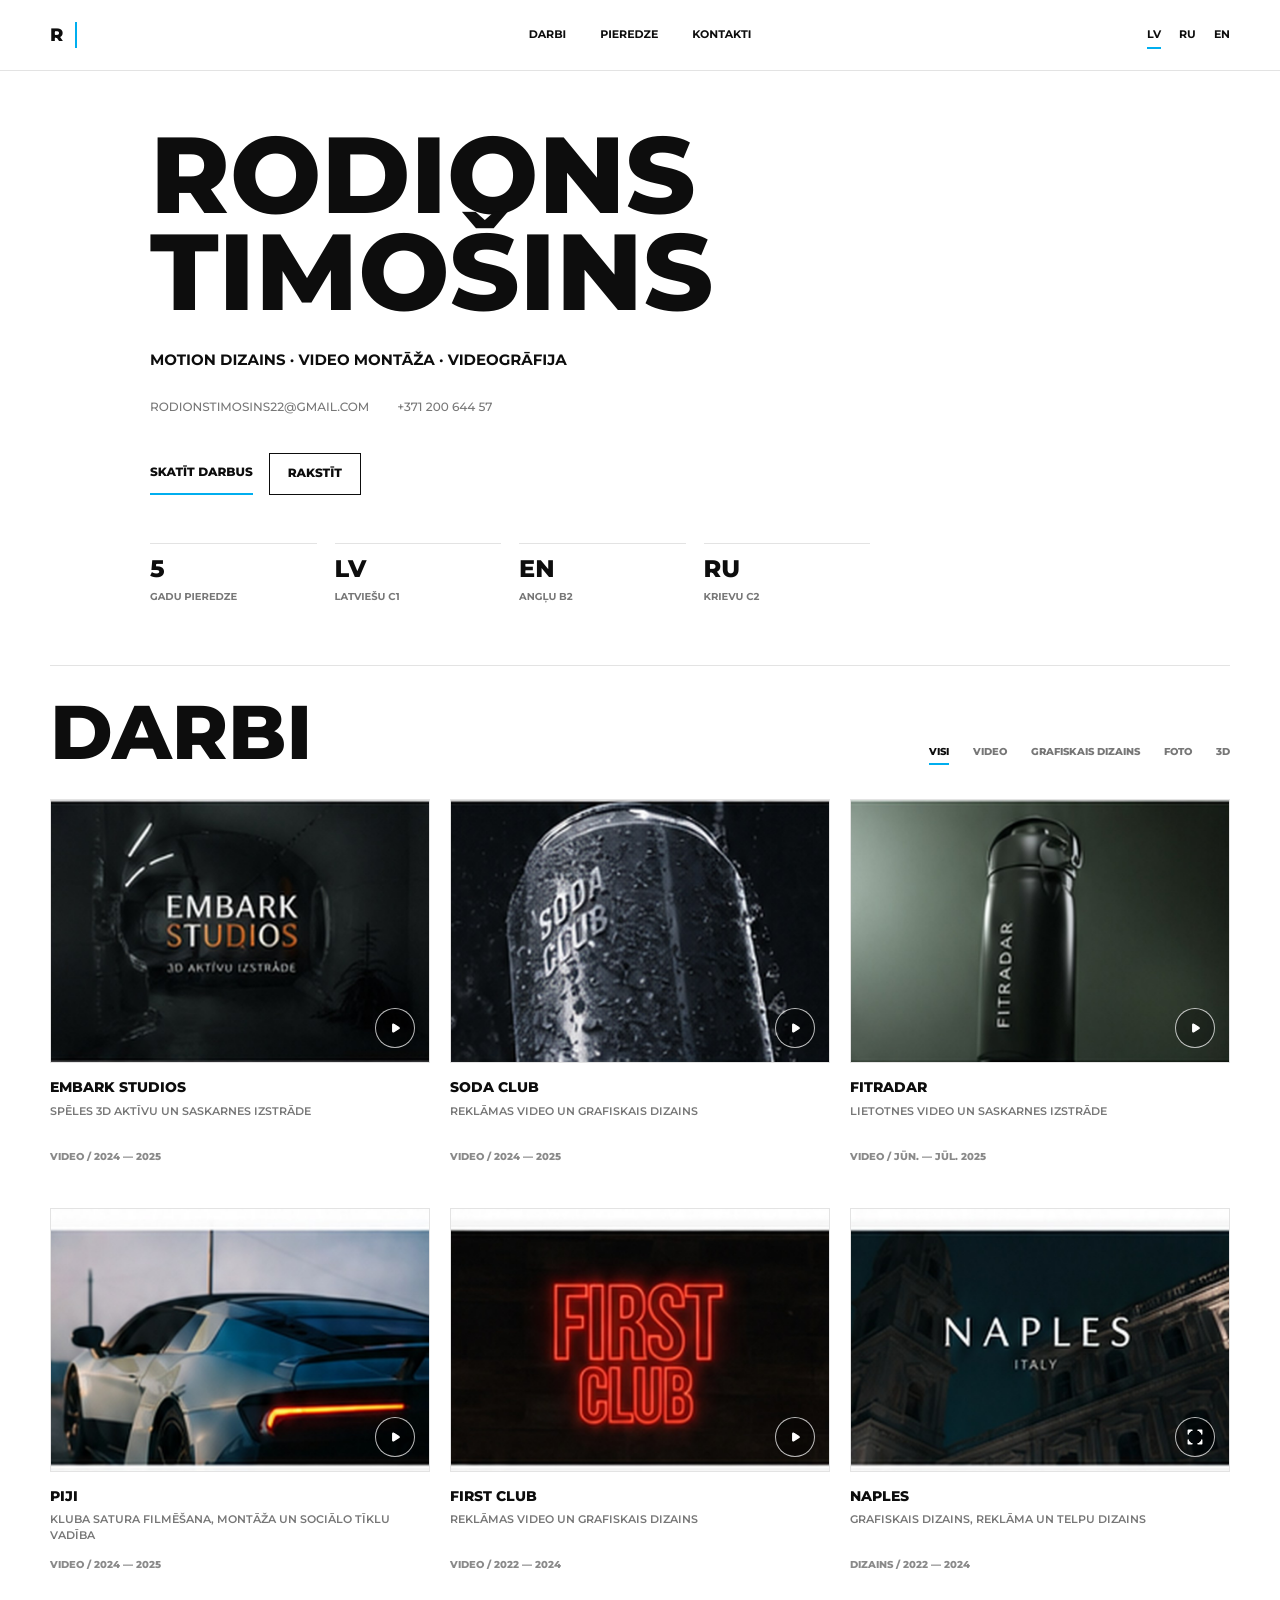
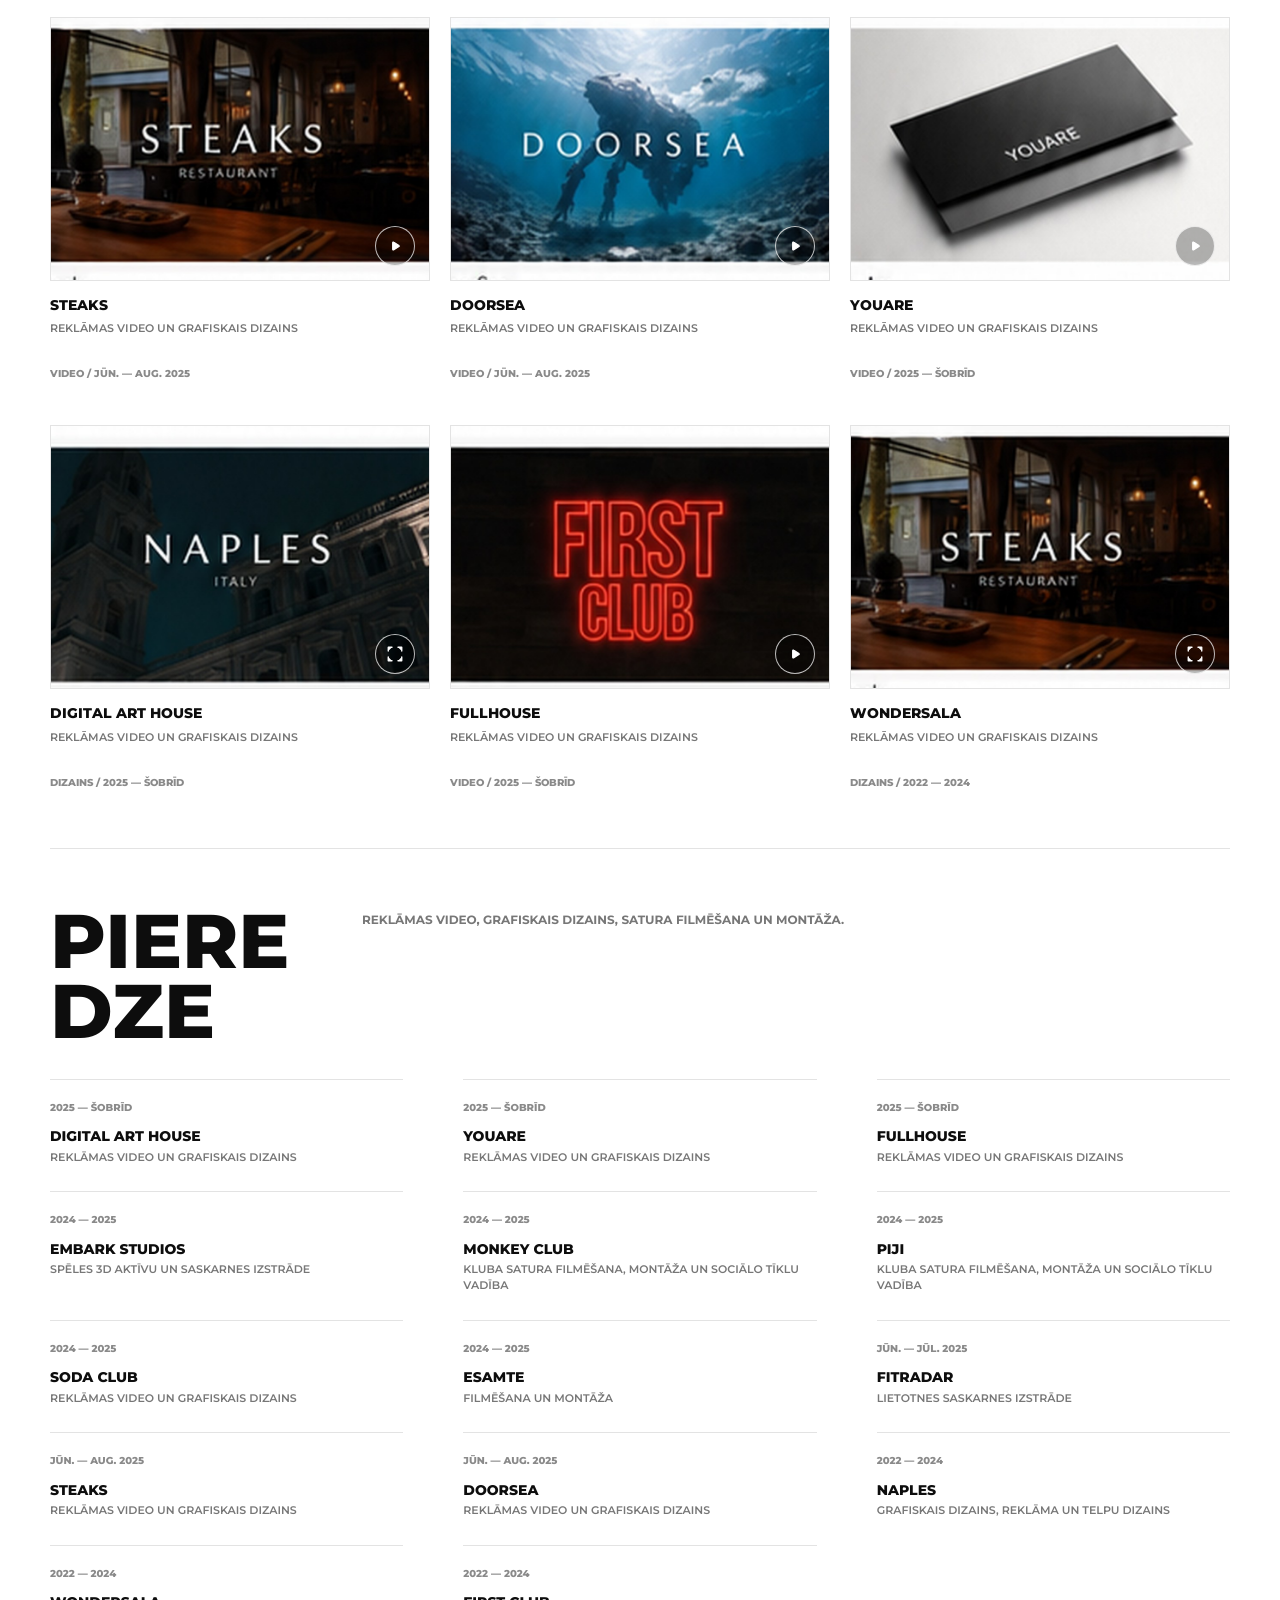
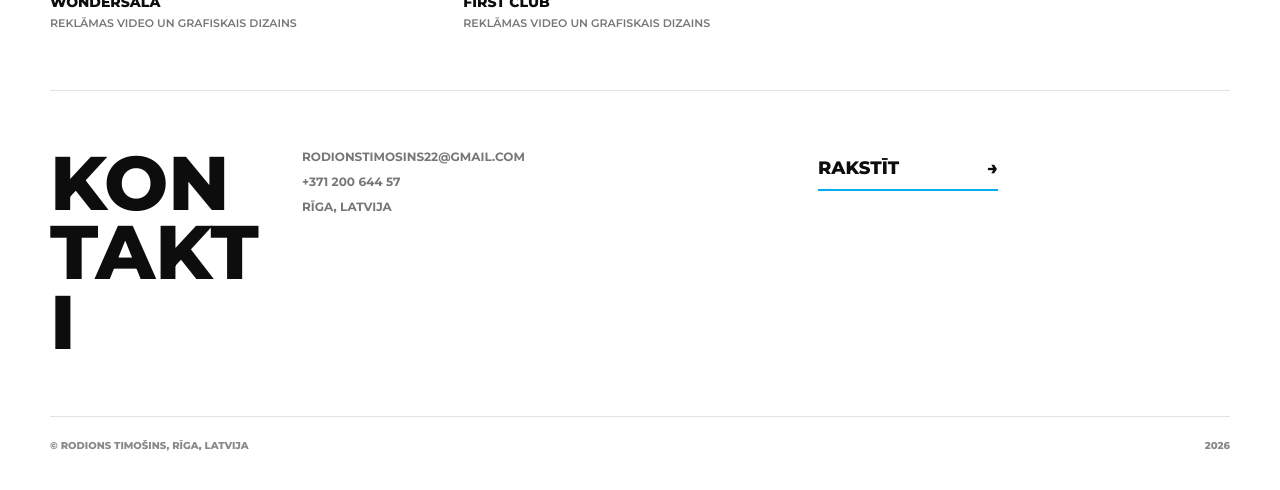
<file: index.html>
<!doctype html>
<html lang="lv">
  <head>
    <meta charset="UTF-8" />
    <meta name="viewport" content="width=device-width, initial-scale=1.0" />
    <meta
      name="description"
      content="Rodions Timošins portfolio: motion dizains, video montāža un videogrāfija."
    />
    <meta name="theme-color" content="#ffffff" />
    <title>Rodions Timošins | Portfolio</title>
    <link rel="preconnect" href="https://fonts.googleapis.com" />
    <link rel="preconnect" href="https://fonts.gstatic.com" crossorigin />
    <link
      href="https://fonts.googleapis.com/css2?family=Montserrat:wght@500;600;700;800&display=swap"
      rel="stylesheet"
    />
    <link rel="stylesheet" href="styles.css" />
  </head>
  <body>
    <header class="site-header">
      <div class="shell header-inner">
        <a class="brand" href="#top" aria-label="Rodions Timošins">
          <span>R</span>
        </a>

        <nav class="main-nav" aria-label="Primary navigation">
          <a href="#works" data-i18n="navWorks">Darbi</a>
          <a href="#experience" data-i18n="navExperience">Pieredze</a>
          <a href="#contact" data-i18n="navContact">Kontakti</a>
        </nav>

        <div class="language-switcher" aria-label="Language">
          <button type="button" data-lang="lv">LV</button>
          <button type="button" data-lang="ru">RU</button>
          <button type="button" data-lang="en">EN</button>
        </div>
      </div>
    </header>

    <main id="top">
      <section class="shell hero-section" aria-labelledby="hero-title">
        <div class="hero-copy">
          <h1 id="hero-title" data-profile="name">Rodions <br />Timošins</h1>
          <p class="hero-role" data-i18n="heroRole">
            Motion dizainers · Video montāža · Videogrāfija
          </p>

          <div class="hero-contact">
            <a href="mailto:rodionstimosins22@gmail.com" data-contact="email">
              rodionstimosins22@gmail.com
            </a>
            <a href="tel:+37120064457" data-contact="phone">+371 200 644 57</a>
          </div>

          <div class="hero-actions">
            <a class="text-link" href="#works" data-i18n="heroWorks">Skatīt darbus</a>
            <a class="button-link" href="mailto:rodionstimosins22@gmail.com" data-i18n="heroWrite">
              Rakstīt
            </a>
          </div>

          <div class="metrics" id="metrics"></div>
        </div>
      </section>

      <section class="shell work-section" id="works" aria-labelledby="works-title">
        <div class="section-head">
          <h2 id="works-title" data-i18n="worksTitle">Darbi</h2>
          <div class="filters" id="filters" aria-label="Portfolio filters"></div>
        </div>
        <div class="project-grid" id="project-grid"></div>
      </section>

      <section class="shell experience-section" id="experience" aria-labelledby="experience-title">
        <div class="section-head experience-head">
          <h2 id="experience-title" data-i18n="experienceTitle">Pieredze</h2>
          <p data-i18n="experienceIntro">
            Reklāmas video, grafiskais dizains, satura filmēšana un montāža.
          </p>
        </div>
        <div class="experience-grid" id="experience-grid"></div>
      </section>

      <section class="shell contact-section" id="contact" aria-labelledby="contact-title">
        <div>
          <h2 id="contact-title" data-i18n="contactTitle">Kontakti</h2>
        </div>
        <div class="contact-lines">
          <a href="mailto:rodionstimosins22@gmail.com" data-contact="email">
            rodionstimosins22@gmail.com
          </a>
          <a href="tel:+37120064457" data-contact="phone">+371 200 644 57</a>
          <span data-contact="location">Rīga, Latvija</span>
        </div>
        <div class="social-links" id="social-links"></div>
        <a class="contact-cta" href="mailto:rodionstimosins22@gmail.com">
          <span data-i18n="contactCta">Rakstīt</span>
          <span aria-hidden="true">→</span>
        </a>
      </section>
    </main>

    <footer class="shell site-footer">
      <span>© Rodions Timošins, Rīga, Latvija</span>
      <span>2026</span>
    </footer>

    <div class="modal" id="project-modal" hidden>
      <button class="modal-scrim" type="button" data-close-modal aria-label="Close"></button>
      <article class="modal-panel" role="dialog" aria-modal="true" aria-labelledby="modal-title">
        <button class="icon-button close-button" type="button" data-close-modal aria-label="Close">
          <span aria-hidden="true">×</span>
        </button>
        <div class="modal-copy">
          <p id="modal-meta"></p>
          <h3 id="modal-title"></h3>
          <p id="modal-description"></p>
        </div>
        <div class="modal-media" id="modal-media"></div>
      </article>
    </div>

    <script src="app.js"></script>
  </body>
</html>
</file>
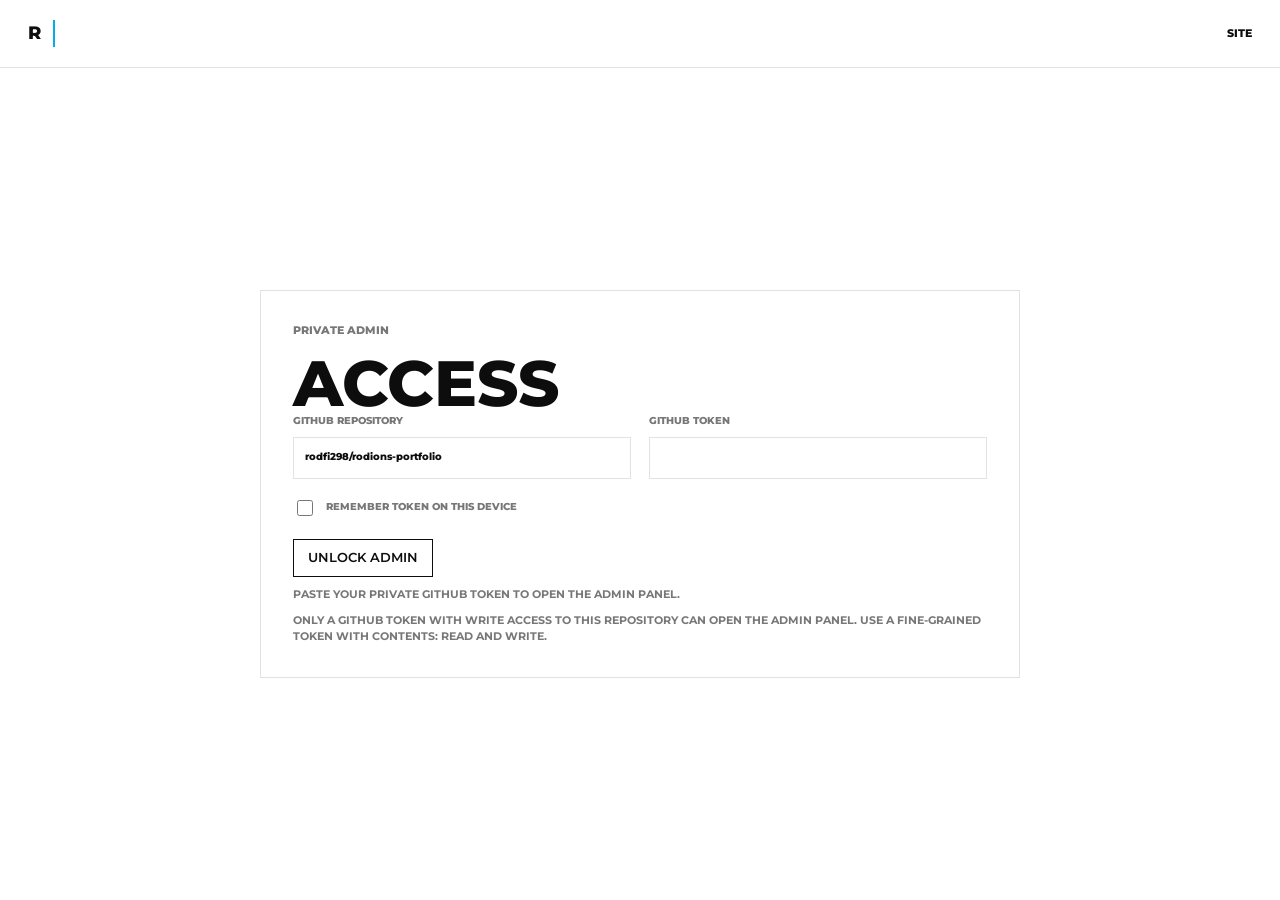
<file: admin.html>
<!doctype html>
<html lang="lv">
  <head>
    <meta charset="UTF-8" />
    <meta name="viewport" content="width=device-width, initial-scale=1.0" />
    <meta name="robots" content="noindex" />
    <meta name="theme-color" content="#ffffff" />
    <title>Admin | Rodions Timošins</title>
    <link rel="preconnect" href="https://fonts.googleapis.com" />
    <link rel="preconnect" href="https://fonts.gstatic.com" crossorigin />
    <link
      href="https://fonts.googleapis.com/css2?family=Montserrat:wght@500;600;700;800&display=swap"
      rel="stylesheet"
    />
    <link rel="stylesheet" href="admin.css" />
  </head>
  <body>
    <header class="admin-header">
      <a class="brand" href="index.html"><span>R</span></a>
      <nav>
        <a href="index.html">Site</a>
        <button type="button" id="logout-button" class="secondary" hidden>Log out</button>
        <button type="button" id="save-top" hidden>Save changes</button>
      </nav>
    </header>

    <section class="lock-screen" id="lock-screen">
      <form class="lock-card" id="unlock-form">
        <p>Private admin</p>
        <h1>Access</h1>
        <div class="form-grid">
          <label>
            GitHub repository
            <input id="lock-repo" value="rodfi298/rodions-portfolio" autocomplete="off" />
          </label>
          <label>
            GitHub token
            <input id="lock-token" type="password" autocomplete="off" />
          </label>
        </div>
        <label class="check-row">
          <input id="lock-remember" type="checkbox" />
          Remember token on this device
        </label>
        <button type="submit">Unlock admin</button>
        <div class="note lock-message" id="lock-message" aria-live="polite"></div>
        <div class="note">
          Only a GitHub token with write access to this repository can open the admin panel. Use a
          fine-grained token with Contents: Read and write.
        </div>
      </form>
    </section>

    <main class="admin-shell" id="admin-app" hidden>
      <aside class="admin-rail" aria-label="Admin sections">
        <p>Admin / Content</p>
        <button type="button" class="is-active" data-tab="profile">Profile</button>
        <button type="button" data-tab="works">Works</button>
        <button type="button" data-tab="experience">Experience</button>
        <button type="button" data-tab="settings">Settings</button>
      </aside>

      <section class="admin-stage">
        <div class="status" id="status">Load content, edit fields, save to GitHub.</div>

        <section class="panel is-active" data-panel="profile">
          <div class="panel-head">
            <h1>Profile</h1>
            <p>Name, contacts and hero copy.</p>
          </div>

          <div class="form-grid">
            <label>
              Name
              <input data-bind="profile.name" autocomplete="name" />
            </label>
            <label>
              Email
              <input data-bind="contact.email" autocomplete="email" />
            </label>
            <label>
              Phone
              <input data-bind="contact.phone" autocomplete="tel" />
            </label>
          </div>

          <h2>Headline</h2>
          <div class="form-grid three">
            <label>LV <input data-bind="profile.headline.lv" /></label>
            <label>RU <input data-bind="profile.headline.ru" /></label>
            <label>EN <input data-bind="profile.headline.en" /></label>
          </div>

          <h2>Location</h2>
          <div class="form-grid three">
            <label>LV <input data-bind="profile.location.lv" /></label>
            <label>RU <input data-bind="profile.location.ru" /></label>
            <label>EN <input data-bind="profile.location.en" /></label>
          </div>

          <h2>Social links</h2>
          <div id="social-list" class="stack-list"></div>
          <button type="button" class="secondary" id="add-social">Add social</button>
        </section>

        <section class="panel" data-panel="works">
          <div class="panel-head split">
            <div>
              <h1>Works</h1>
              <p>Add, delete and edit portfolio items.</p>
            </div>
            <button type="button" id="add-project">Add work</button>
          </div>

          <div class="works-layout">
            <div class="project-list" id="project-list"></div>
            <article class="project-editor" id="project-editor"></article>
          </div>
        </section>

        <section class="panel" data-panel="experience">
          <div class="panel-head split">
            <div>
              <h1>Experience</h1>
              <p>CV rows shown near the bottom of the site.</p>
            </div>
            <button type="button" id="add-experience">Add row</button>
          </div>
          <div id="experience-list" class="stack-list"></div>
        </section>

        <section class="panel" data-panel="settings">
          <div class="panel-head">
            <h1>Settings</h1>
            <p>GitHub save target and Cloudinary upload widget.</p>
          </div>

          <div class="form-grid">
            <label>
              GitHub repository
              <input id="repo-input" placeholder="rodfi298/rodions-portfolio" />
            </label>
            <label>
              Branch
              <input id="branch-input" placeholder="main" />
            </label>
            <label>
              Content path
              <input id="path-input" placeholder="content/site.json" />
            </label>
            <label>
              GitHub token
              <input id="token-input" type="password" autocomplete="off" />
            </label>
            <label>
              Cloudinary cloud name
              <input data-bind="cms.cloudinaryCloudName" placeholder="your-cloud-name" />
            </label>
            <label>
              Cloudinary unsigned upload preset
              <input data-bind="cms.cloudinaryUploadPreset" placeholder="portfolio_uploads" />
            </label>
          </div>

          <label class="check-row">
            <input id="remember-token" type="checkbox" />
            Remember token on this device
          </label>

          <div class="note">
            The token is only used in this browser to save content to GitHub. Use a fine-grained
            token with access only to this repository and Contents: Read and write.
          </div>
        </section>
      </section>
    </main>

    <script src="https://upload-widget.cloudinary.com/global/all.js"></script>
    <script src="admin.js"></script>
  </body>
</html>
</file>
<file: styles.css>
:root {
  --bg: #ffffff;
  --text: #0d0d0d;
  --muted: #777777;
  --line: #e3e3e3;
  --soft: #f7f7f7;
  --accent: #00aeef;
  --shell: 1180px;
}

* {
  box-sizing: border-box;
}

html {
  scroll-behavior: smooth;
}

body {
  margin: 0;
  background: var(--bg);
  color: var(--text);
  font-family: Montserrat, ui-sans-serif, system-ui, -apple-system, BlinkMacSystemFont, "Segoe UI",
    sans-serif;
  font-size: 14px;
  font-weight: 500;
  line-height: 1.45;
  text-rendering: geometricPrecision;
}

body.has-modal {
  overflow: hidden;
}

button,
a {
  color: inherit;
  font: inherit;
}

button {
  border: 0;
}

a {
  text-decoration: none;
}

img,
video,
iframe {
  display: block;
  max-width: 100%;
}

.shell {
  width: min(var(--shell), calc(100% - 48px));
  margin-inline: auto;
}

.site-header {
  position: sticky;
  top: 0;
  z-index: 20;
  background: rgba(255, 255, 255, 0.94);
  border-bottom: 1px solid var(--line);
  backdrop-filter: blur(18px);
}

.header-inner {
  display: grid;
  grid-template-columns: 1fr auto 1fr;
  align-items: center;
  min-height: 70px;
  gap: 24px;
}

.brand {
  display: inline-flex;
  width: fit-content;
  font-size: 18px;
  font-weight: 800;
  letter-spacing: 0;
}

.brand span {
  display: inline-flex;
  align-items: center;
  min-height: 26px;
  padding-right: 12px;
  border-right: 2px solid var(--accent);
}

.main-nav,
.language-switcher,
.filters {
  display: flex;
  align-items: center;
  text-transform: uppercase;
}

.main-nav {
  justify-content: center;
  gap: 34px;
  font-size: 11px;
  font-weight: 700;
}

.language-switcher {
  justify-content: flex-end;
  gap: 18px;
  font-size: 11px;
  font-weight: 700;
}

.main-nav a,
.language-switcher button,
.filters button {
  position: relative;
  padding: 8px 0;
  background: transparent;
  cursor: pointer;
  text-transform: uppercase;
}

.main-nav a::after,
.language-switcher button::after,
.filters button::after {
  position: absolute;
  right: 0;
  bottom: 2px;
  left: 0;
  height: 2px;
  background: var(--accent);
  content: "";
  transform: scaleX(0);
  transform-origin: center;
  transition: transform 160ms ease;
}

.main-nav a:hover::after,
.language-switcher button:hover::after,
.language-switcher button.is-active::after,
.filters button:hover::after,
.filters button.is-active::after {
  transform: scaleX(1);
}

.hero-section {
  display: block;
  padding: 56px 0 42px;
  border-bottom: 1px solid var(--line);
}

.hero-copy h1 {
  margin: 0;
  max-width: 980px;
  font-size: 108px;
  font-weight: 800;
  line-height: 0.9;
  text-transform: uppercase;
  overflow-wrap: anywhere;
}

.hero-copy {
  max-width: 980px;
  margin-inline: auto;
}

.hero-role {
  max-width: 760px;
  margin: 28px 0 0;
  font-size: 15px;
  font-weight: 700;
  text-transform: uppercase;
}

.hero-contact {
  display: flex;
  flex-wrap: wrap;
  gap: 10px 28px;
  margin-top: 28px;
  color: var(--muted);
  font-size: 12px;
  text-transform: uppercase;
}

.hero-contact a:hover,
.contact-lines a:hover,
.social-links a:hover {
  color: var(--accent);
}

.hero-actions {
  display: flex;
  align-items: center;
  flex-wrap: wrap;
  gap: 16px;
  margin-top: 36px;
}

.text-link,
.button-link,
.contact-cta {
  display: inline-flex;
  align-items: center;
  min-height: 42px;
  border-bottom: 2px solid var(--accent);
  font-size: 12px;
  font-weight: 800;
  text-transform: uppercase;
}

.button-link {
  padding: 0 18px;
  border: 1px solid var(--text);
  border-radius: 0;
  transition:
    border-color 160ms ease,
    color 160ms ease,
    transform 160ms ease;
}

.button-link:hover {
  border-color: var(--accent);
  color: var(--accent);
  transform: translateY(-1px);
}

.metrics {
  display: grid;
  grid-template-columns: repeat(4, minmax(84px, 1fr));
  gap: 18px;
  margin-top: 48px;
  max-width: 720px;
}

.metric {
  min-height: 80px;
  padding-top: 14px;
  border-top: 1px solid var(--line);
}

.metric strong {
  display: block;
  font-size: 24px;
  font-weight: 800;
  line-height: 1;
  text-transform: uppercase;
}

.metric span {
  display: block;
  margin-top: 8px;
  color: var(--muted);
  font-size: 10px;
  font-weight: 700;
  text-transform: uppercase;
}

.work-section {
  padding: 32px 0 58px;
}

.experience-section,
.contact-section {
  padding: 58px 0;
}

.section-head {
  display: grid;
  grid-template-columns: minmax(0, 1fr) auto;
  align-items: end;
  gap: 32px;
  margin-bottom: 32px;
}

.section-head h2,
.contact-section h2 {
  margin: 0;
  font-size: 76px;
  font-weight: 800;
  line-height: 0.92;
  text-transform: uppercase;
  overflow-wrap: anywhere;
}

.filters {
  justify-content: flex-end;
  gap: 24px;
  color: var(--muted);
  font-size: 10px;
  font-weight: 800;
}

.filters button.is-active {
  color: var(--text);
}

.project-grid {
  display: grid;
  grid-template-columns: repeat(3, minmax(0, 1fr));
  gap: 44px 20px;
}

.project-card button {
  display: grid;
  width: 100%;
  padding: 0;
  background: transparent;
  text-align: left;
  cursor: pointer;
}

.project-poster {
  position: relative;
  display: block;
  overflow: hidden;
  background: #111111;
  border: 1px solid var(--line);
  aspect-ratio: 1.44;
}

.project-poster img {
  width: 100%;
  height: 100%;
  object-fit: cover;
  transition:
    opacity 180ms ease,
    transform 260ms ease;
}

.project-card button:hover img {
  opacity: 0.86;
  transform: scale(1.018);
}

.play-mark,
.expand-mark {
  position: absolute;
  right: 14px;
  bottom: 14px;
  display: inline-flex;
  align-items: center;
  justify-content: center;
  width: 40px;
  height: 40px;
  border: 1px solid rgba(255, 255, 255, 0.72);
  border-radius: 50%;
  color: #ffffff;
  background: rgba(0, 0, 0, 0.28);
}

.play-mark svg,
.expand-mark svg {
  width: 18px;
  height: 18px;
  fill: currentColor;
  stroke: currentColor;
  stroke-width: 1.8;
  stroke-linecap: round;
  stroke-linejoin: round;
}

.project-info {
  display: grid;
  gap: 6px;
  padding-top: 14px;
  text-transform: uppercase;
}

.project-title {
  font-size: 14px;
  font-weight: 800;
  overflow-wrap: anywhere;
}

.project-role {
  min-height: 40px;
  color: var(--muted);
  font-size: 11px;
  font-weight: 600;
}

.project-meta {
  color: #8a8a8a;
  font-size: 10px;
  font-weight: 800;
}

.experience-section {
  border-top: 1px solid var(--line);
}

.experience-head {
  grid-template-columns: 280px minmax(0, 1fr);
  align-items: start;
}

.experience-head p {
  max-width: 640px;
  margin: 5px 0 0;
  color: var(--muted);
  font-size: 12px;
  font-weight: 700;
  text-transform: uppercase;
}

.experience-grid {
  display: grid;
  grid-template-columns: repeat(3, minmax(0, 1fr));
  gap: 26px 60px;
}

.experience-item {
  padding-top: 16px;
  border-top: 1px solid var(--line);
  text-transform: uppercase;
}

.experience-item span {
  color: #8a8a8a;
  font-size: 10px;
  font-weight: 800;
}

.experience-item h3 {
  margin: 10px 0 3px;
  font-size: 14px;
  font-weight: 800;
}

.experience-item p {
  margin: 0;
  color: var(--muted);
  font-size: 11px;
  font-weight: 600;
}

.contact-section {
  display: grid;
  grid-template-columns: 210px minmax(0, 1fr) minmax(130px, 180px) 190px;
  align-items: start;
  gap: 42px;
  border-top: 1px solid var(--line);
}

.contact-lines,
.social-links {
  display: grid;
  gap: 8px;
  color: var(--muted);
  font-size: 12px;
  font-weight: 700;
  text-transform: uppercase;
  overflow-wrap: anywhere;
}

.social-links:empty {
  display: none;
}

.social-links a {
  display: inline-flex;
  gap: 10px;
  width: fit-content;
}

.contact-cta {
  justify-content: space-between;
  width: 100%;
  font-size: 18px;
}

.site-footer {
  display: flex;
  justify-content: space-between;
  gap: 24px;
  padding: 22px 0 36px;
  border-top: 1px solid var(--line);
  color: #8a8a8a;
  font-size: 10px;
  font-weight: 800;
  text-transform: uppercase;
}

.content-error {
  margin: 0;
  color: #a00000;
  font-weight: 700;
  text-transform: uppercase;
}

.modal[hidden] {
  display: none;
}

.modal {
  position: fixed;
  inset: 0;
  z-index: 50;
  display: grid;
  place-items: center;
  padding: 24px;
}

.modal-scrim {
  position: absolute;
  inset: 0;
  background: rgba(255, 255, 255, 0.76);
  backdrop-filter: blur(12px);
  cursor: pointer;
}

.modal-panel {
  position: relative;
  z-index: 1;
  width: min(920px, 100%);
  max-height: min(760px, calc(100vh - 48px));
  overflow: auto;
  padding: 28px;
  background: #ffffff;
  border: 1px solid var(--line);
  box-shadow: 0 18px 70px rgba(0, 0, 0, 0.14);
}

.close-button {
  position: absolute;
  top: 18px;
  right: 18px;
}

.icon-button {
  display: inline-grid;
  place-items: center;
  width: 36px;
  height: 36px;
  background: transparent;
  cursor: pointer;
}

.icon-button span {
  font-size: 28px;
  line-height: 1;
}

.modal-copy {
  max-width: 720px;
  padding-right: 58px;
  text-transform: uppercase;
}

.modal-copy p {
  margin: 0;
  color: var(--muted);
  font-size: 12px;
  font-weight: 700;
}

.modal-copy #modal-meta {
  color: #8a8a8a;
  font-size: 10px;
  font-weight: 800;
}

.modal-copy h3 {
  margin: 9px 0 10px;
  font-size: 24px;
  font-weight: 800;
}

.modal-media {
  display: grid;
  place-items: center;
  margin-top: 22px;
  overflow: hidden;
  background: #111111;
  border: 1px solid var(--line);
}

.modal-media img,
.modal-media video,
.modal-media iframe {
  width: 100%;
  aspect-ratio: 16 / 9;
  object-fit: cover;
  border: 0;
}

@media (max-width: 980px) {
  .hero-section {
    padding-top: 44px;
  }

  .hero-copy h1 {
    font-size: 76px;
  }

  .section-head h2,
  .contact-section h2 {
    font-size: 58px;
  }

  .metrics {
    grid-template-columns: repeat(2, minmax(0, 1fr));
  }

  .project-grid,
  .experience-grid {
    grid-template-columns: repeat(2, minmax(0, 1fr));
  }

  .contact-section {
    grid-template-columns: 1fr 1fr;
  }
}

@media (max-width: 720px) {
  .shell {
    width: min(var(--shell), calc(100% - 32px));
  }

  .header-inner {
    grid-template-columns: auto 1fr;
    min-height: 62px;
  }

  .main-nav {
    order: 3;
    grid-column: 1 / -1;
    justify-content: flex-start;
    gap: 20px;
    padding-bottom: 12px;
    overflow-x: auto;
  }

  .language-switcher {
    gap: 16px;
  }

  .hero-section {
    padding: 34px 0 46px;
  }

  .hero-copy h1 {
    font-size: 46px;
  }

  .hero-role {
    margin-top: 14px;
    font-size: 11px;
  }

  .hero-contact {
    display: grid;
    gap: 5px;
    margin-top: 14px;
    font-size: 10px;
  }

  .hero-actions {
    gap: 12px;
    margin-top: 16px;
  }

  .text-link,
  .button-link,
  .contact-cta {
    min-height: 34px;
    font-size: 10px;
  }

  .button-link {
    padding: 0 12px;
  }

  .metrics {
    grid-template-columns: repeat(2, minmax(0, 1fr));
    gap: 10px 14px;
    margin-top: 18px;
  }

  .metric {
    min-height: 56px;
    padding-top: 10px;
  }

  .metric strong {
    font-size: 19px;
  }

  .metric span {
    margin-top: 5px;
    font-size: 9px;
  }

  .section-head,
  .experience-head {
    grid-template-columns: 1fr;
    gap: 18px;
  }

  .section-head h2,
  .contact-section h2 {
    font-size: 38px;
  }

  .filters {
    justify-content: flex-start;
    gap: 17px;
    overflow-x: auto;
  }

  .project-grid,
  .experience-grid,
  .contact-section {
    grid-template-columns: 1fr;
  }

  .project-role {
    min-height: auto;
  }

  .contact-section {
    gap: 24px;
  }

  .contact-cta {
    width: min(220px, 100%);
  }

  .modal {
    padding: 12px;
  }

  .modal-panel {
    max-height: calc(100vh - 24px);
    padding: 20px;
  }

  .modal-copy {
    padding-right: 44px;
  }

  .site-footer {
    display: grid;
  }
}

@media (max-width: 430px) {
  .hero-copy h1 {
    font-size: 42px;
  }

  .header-inner {
    gap: 14px;
  }

  .main-nav,
  .language-switcher {
    font-size: 10px;
  }

  .main-nav {
    gap: 16px;
  }
}

@media (prefers-reduced-motion: reduce) {
  *,
  *::before,
  *::after {
    scroll-behavior: auto !important;
    transition-duration: 0.01ms !important;
    animation-duration: 0.01ms !important;
    animation-iteration-count: 1 !important;
  }
}
</file>
<file: admin.css>
:root {
  --bg: #ffffff;
  --text: #0d0d0d;
  --muted: #777777;
  --line: #e2e2e2;
  --soft: #f7f7f7;
  --accent: #00aeef;
  --danger: #a00000;
}

* {
  box-sizing: border-box;
}

body {
  margin: 0;
  background: var(--bg);
  color: var(--text);
  font-family: Montserrat, ui-sans-serif, system-ui, -apple-system, BlinkMacSystemFont, "Segoe UI",
    sans-serif;
  font-size: 13px;
  font-weight: 600;
  line-height: 1.45;
  text-transform: uppercase;
}

button,
input,
textarea,
select {
  font: inherit;
}

button {
  min-height: 38px;
  padding: 0 14px;
  color: var(--text);
  background: #ffffff;
  border: 1px solid var(--text);
  cursor: pointer;
  text-transform: uppercase;
}

button:hover {
  border-color: var(--accent);
  color: var(--accent);
}

button.secondary {
  border-color: var(--line);
}

button[hidden],
[hidden] {
  display: none !important;
}

button.danger {
  border-color: var(--danger);
  color: var(--danger);
}

a {
  color: inherit;
  text-decoration: none;
}

input,
textarea,
select {
  width: 100%;
  min-height: 42px;
  padding: 10px 11px;
  color: var(--text);
  background: #ffffff;
  border: 1px solid var(--line);
  border-radius: 0;
  outline: none;
  text-transform: none;
}

textarea {
  min-height: 96px;
  resize: vertical;
}

input:focus,
textarea:focus,
select:focus {
  border-color: var(--accent);
}

.admin-header {
  position: sticky;
  top: 0;
  z-index: 10;
  display: flex;
  align-items: center;
  justify-content: space-between;
  min-height: 68px;
  padding: 0 28px;
  background: rgba(255, 255, 255, 0.95);
  border-bottom: 1px solid var(--line);
  backdrop-filter: blur(18px);
}

.brand {
  display: inline-flex;
  font-size: 18px;
  font-weight: 800;
}

.brand span {
  padding-right: 12px;
  border-right: 2px solid var(--accent);
}

.admin-header nav {
  display: flex;
  align-items: center;
  justify-content: flex-end;
  flex-wrap: wrap;
  gap: 22px;
  font-size: 11px;
  font-weight: 800;
}

.lock-screen {
  display: grid;
  min-height: calc(100vh - 68px);
  place-items: center;
  padding: 28px;
}

.lock-card {
  width: min(760px, 100%);
  padding: 32px;
  border: 1px solid var(--line);
}

.lock-card > p {
  margin-bottom: 14px;
  color: var(--muted);
  font-size: 11px;
  font-weight: 800;
}

.lock-card button[type="submit"] {
  margin-top: 20px;
}

.lock-message {
  display: none;
}

.lock-message.is-visible {
  display: block;
}

.lock-message.is-error {
  color: var(--danger);
}

.lock-message.is-ok {
  color: var(--accent);
}

.admin-shell {
  display: grid;
  grid-template-columns: 240px minmax(0, 1fr);
  min-height: calc(100vh - 68px);
}

.admin-rail {
  position: sticky;
  top: 68px;
  align-self: start;
  height: calc(100vh - 68px);
  padding: 34px 28px;
  border-right: 1px solid var(--line);
}

.admin-rail p {
  margin: 0 0 30px;
  color: var(--muted);
  font-size: 11px;
  font-weight: 800;
}

.admin-rail button {
  display: block;
  width: 100%;
  margin: 0 0 12px;
  border-color: transparent;
  border-bottom-color: var(--line);
  text-align: left;
}

.admin-rail button.is-active {
  border-bottom-color: var(--accent);
  color: var(--accent);
}

.admin-stage {
  padding: 34px;
}

.status {
  min-height: 42px;
  margin-bottom: 24px;
  padding: 13px 14px;
  border: 1px solid var(--line);
  color: var(--muted);
  font-size: 11px;
  font-weight: 800;
}

.status.is-error {
  border-color: var(--danger);
  color: var(--danger);
}

.status.is-ok {
  border-color: var(--accent);
  color: var(--accent);
}

.panel {
  display: none;
}

.panel.is-active {
  display: block;
}

.panel-head {
  margin-bottom: 30px;
}

.panel-head.split {
  display: flex;
  align-items: start;
  justify-content: space-between;
  gap: 20px;
}

h1,
h2,
p {
  margin: 0;
}

h1 {
  font-size: 64px;
  font-weight: 800;
  line-height: 0.95;
  overflow-wrap: anywhere;
}

h2 {
  margin: 34px 0 16px;
  font-size: 16px;
  font-weight: 800;
}

.panel-head p,
.note {
  max-width: 760px;
  margin-top: 10px;
  color: var(--muted);
  font-size: 11px;
  font-weight: 700;
}

.form-grid {
  display: grid;
  grid-template-columns: repeat(2, minmax(0, 1fr));
  gap: 18px;
}

.form-grid.three {
  grid-template-columns: repeat(3, minmax(0, 1fr));
}

label {
  display: grid;
  gap: 8px;
  color: var(--muted);
  font-size: 10px;
  font-weight: 800;
}

.inline-control {
  display: grid;
  grid-template-columns: minmax(0, 1fr) auto;
  gap: 8px;
}

.check-row {
  display: flex;
  align-items: center;
  gap: 10px;
  margin-top: 18px;
}

.check-row input {
  width: 16px;
  min-height: 16px;
}

.works-layout {
  display: grid;
  grid-template-columns: minmax(190px, 270px) minmax(0, 1fr);
  gap: 24px;
}

.project-list {
  display: grid;
  align-content: start;
  gap: 8px;
}

.project-list button {
  display: grid;
  min-height: 54px;
  border-color: var(--line);
  text-align: left;
}

.project-list button.is-active {
  border-color: var(--accent);
  color: var(--accent);
}

.project-editor,
.stack-item {
  padding: 18px;
  border: 1px solid var(--line);
}

.project-actions,
.row-actions {
  display: flex;
  flex-wrap: wrap;
  gap: 10px;
  margin-top: 18px;
}

.stack-list {
  display: grid;
  gap: 12px;
}

.stack-item {
  display: grid;
  gap: 14px;
}

@media (max-width: 860px) {
  .admin-shell,
  .works-layout,
  .form-grid,
  .form-grid.three {
    grid-template-columns: 1fr;
  }

  .admin-rail {
    position: static;
    height: auto;
    border-right: 0;
    border-bottom: 1px solid var(--line);
  }

  .admin-stage {
    padding: 24px 16px;
  }

  .lock-card {
    padding: 20px;
  }

  h1 {
    font-size: 38px;
  }

  .admin-header {
    align-items: flex-start;
    gap: 18px;
    padding: 16px;
  }

  .admin-header nav {
    gap: 10px;
  }

  .admin-header nav a,
  .admin-header nav button {
    font-size: 10px;
  }
}
</file>
